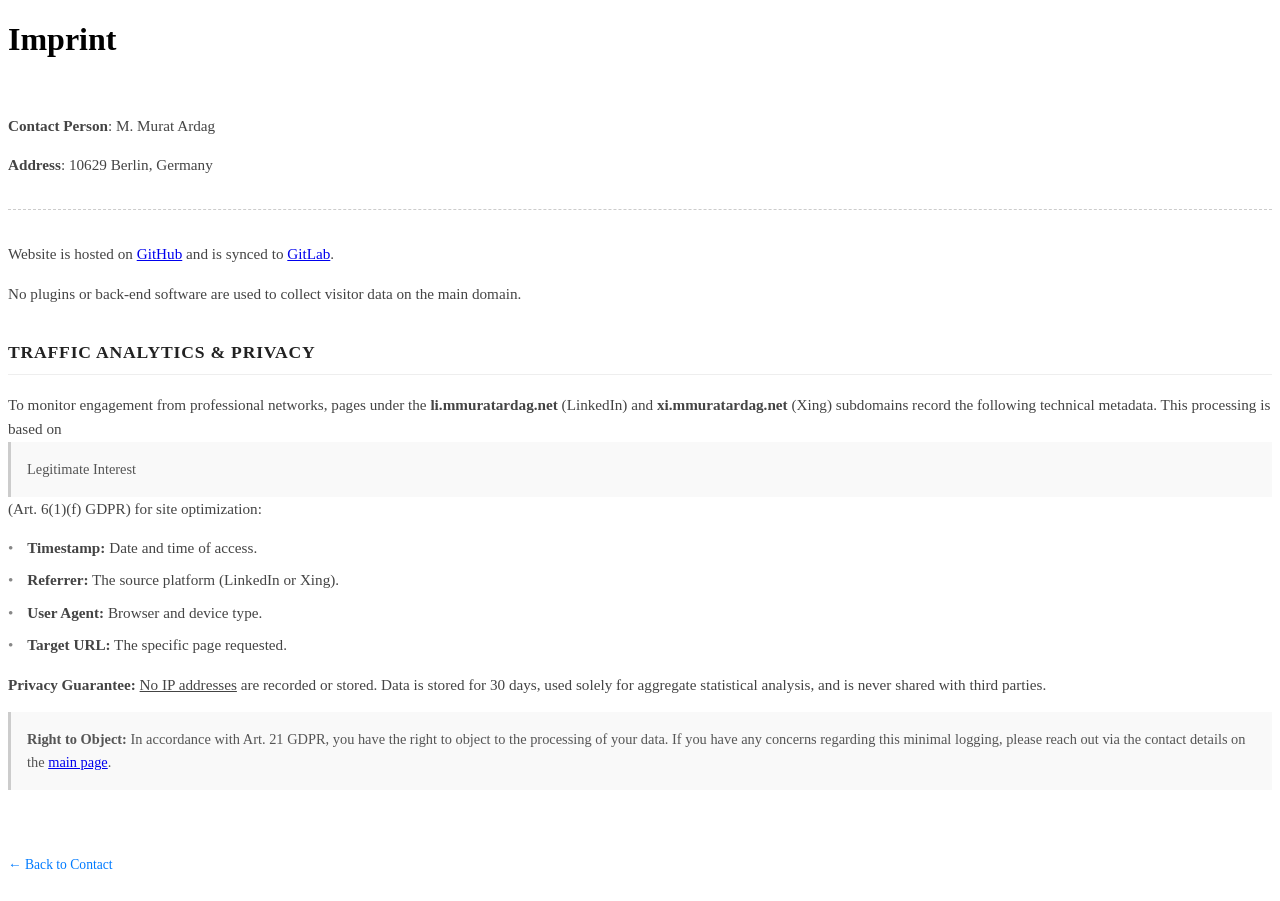
<file: imprint.html>
<!DOCTYPE html>
<html lang="en">
<head>
    <meta charset="utf-8">
    <meta name="viewport" content="width=device-width, initial-scale=1.0">
    <title>Imprint & Privacy | M. Murat Ardag, Ph.D.</title>
    <link rel="stylesheet" href="https://cdnjs.cloudflare.com/ajax/libs/font-awesome/6.0.0/css/all.min.css">
    <link rel="stylesheet" href="style_i.css">
</head>
<body>
    <div class="contact-container">
        <h1>Imprint</h1>
        
        <div class="disclaimer">
            <p><b>Contact Person</b>: M. Murat Ardag</p>
            <p><b>Address</b>: 10629 Berlin, Germany</p>
            
            <hr>

            <p>Website is hosted on <a href="https://github.com/mmuratardag/" target="_blank" rel="noopener">GitHub</a> and is synced to <a href="https://gitlab.com/mmuratardag/" target="_blank" rel="noopener">GitLab</a>.</p>
            <p>No plugins or back-end software are used to collect visitor data on the main domain.</p>

            <h3>Traffic Analytics & Privacy</h3>
            <p>To monitor engagement from professional networks, pages under the <strong>li.mmuratardag.net</strong> (LinkedIn) and <strong>xi.mmuratardag.net</strong> (Xing) subdomains record the following technical metadata. This processing is based on <em>Legitimate Interest</em> (Art. 6(1)(f) GDPR) for site optimization:</p>

            <ul>
                <li><strong>Timestamp:</strong> Date and time of access.</li>
                <li><strong>Referrer:</strong> The source platform (LinkedIn or Xing).</li>
                <li><strong>User Agent:</strong> Browser and device type.</li>
                <li><strong>Target URL:</strong> The specific page requested.</li>
            </ul>

            <p><strong>Privacy Guarantee:</strong> <u>No IP addresses</u> are recorded or stored. Data is stored for 30 days, used solely for aggregate statistical analysis, and is never shared with third parties.</p>

            <p><em><strong>Right to Object:</strong> In accordance with Art. 21 GDPR, you have the right to object to the processing of your data. If you have any concerns regarding this minimal logging, please reach out via the contact details on the <a href="index.html">main page</a>.</em></p>
            
            <div style="margin-top: 2rem;">
                <a href="index.html" class="back-link">← Back to Contact</a>
            </div>
        </div>
    </div>
</body>
</html>
</file>
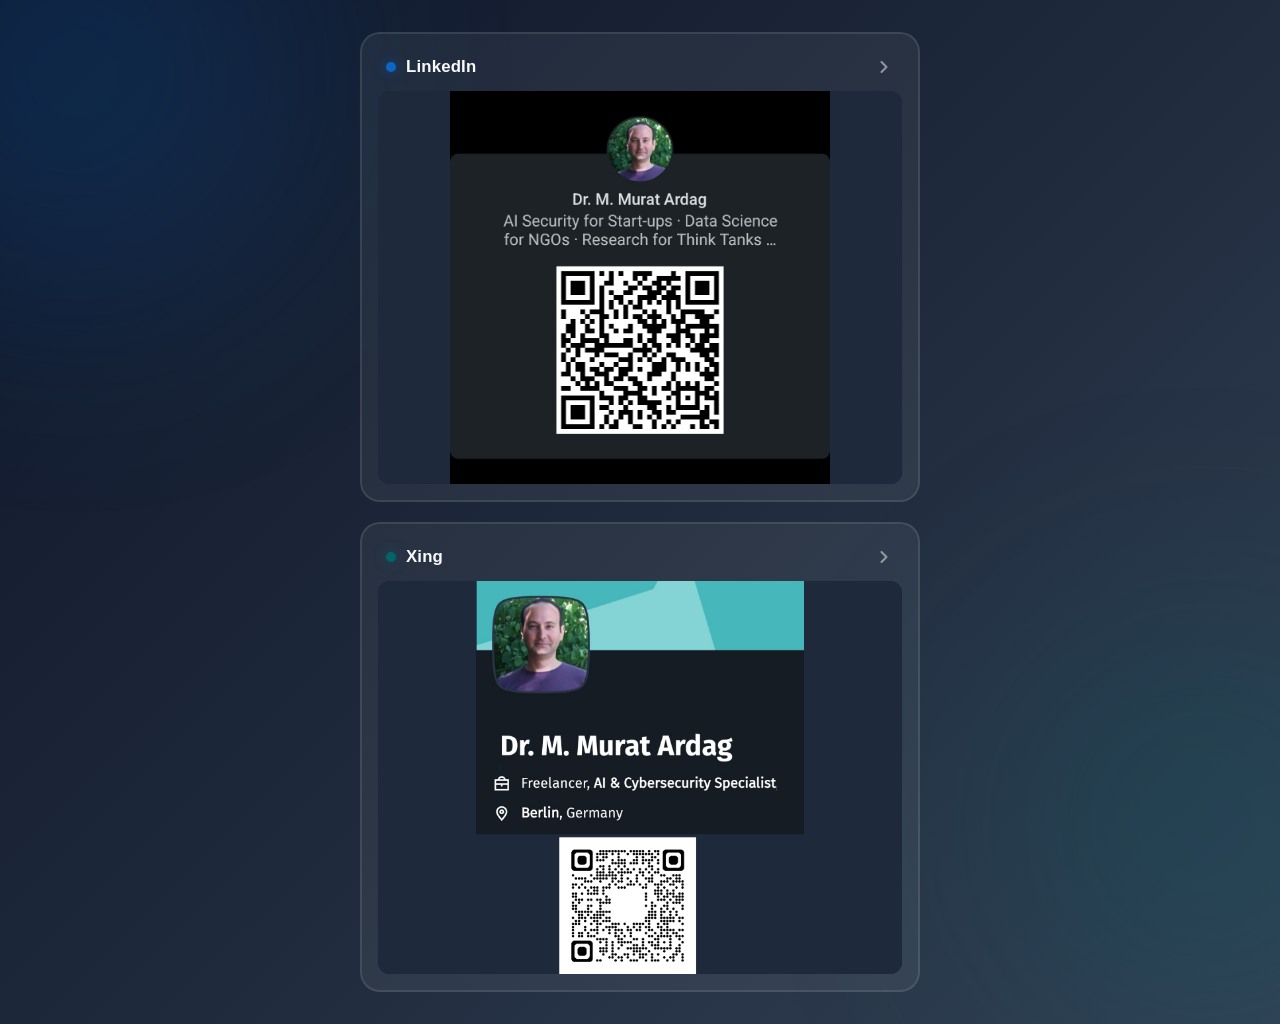
<file: qr.html>
<!DOCTYPE html>
<html lang="en">
<head>
<meta charset="UTF-8" />
<meta name="viewport" content="width=device-width, initial-scale=1.0" />
<meta name="description" content="Personal link hub — connect with Dr. M. Murat Ardag on LinkedIn and Xing." />
<title>Dr. M. Murat Ardag — QR Code Links</title>
<style>
  *,
  *::before,
  *::after {
    box-sizing: border-box;
    margin: 0;
    padding: 0;
  }

  html,
  body {
    min-height: 100%;
  }

  body {
    font-family: 'Inter', -apple-system, BlinkMacSystemFont, 'Segoe UI',
      Roboto, Oxygen, Ubuntu, Cantarell, 'Helvetica Neue', Arial, sans-serif;
    background: linear-gradient(135deg, #0f172a 0%, #1e293b 50%, #334155 100%);
    color: #f8fafc;
    min-height: 100vh;
    display: flex;
    align-items: center;
    justify-content: center;
    padding: 2rem 1rem;
    -webkit-font-smoothing: antialiased;
    -moz-osx-font-smoothing: grayscale;
    line-height: 1.5;
  }

  /* Decorative background blobs */
  body::before,
  body::after {
    content: '';
    position: fixed;
    width: 450px;
    height: 450px;
    border-radius: 50%;
    filter: blur(120px);
    opacity: 0.22;
    z-index: 0;
    pointer-events: none;
  }

  body::before {
    background: #0a66c2;
    top: -150px;
    left: -150px;
  }

  body::after {
    background: #026466;
    bottom: -150px;
    right: -150px;
  }

  .container {
    position: relative;
    z-index: 1;
    width: 100%;
    max-width: 560px;
    text-align: center;
    animation: fadeInUp 0.8s ease-out both;
  }

  @keyframes fadeInUp {
    from {
      opacity: 0;
      transform: translateY(20px);
    }
    to {
      opacity: 1;
      transform: translateY(0);
    }
  }

  /* Link cards */
  .links {
    display: flex;
    flex-direction: column;
    gap: 1.25rem;
  }

  .link-card {
    display: block;
    padding: 1rem;
    background: rgba(255, 255, 255, 0.06);
    backdrop-filter: blur(10px);
    -webkit-backdrop-filter: blur(10px);
    border: 2px solid rgba(255, 255, 255, 0.1);
    border-radius: 20px;
    color: #f8fafc;
    text-decoration: none;
    transition: transform 0.25s ease, box-shadow 0.25s ease,
      border-color 0.25s ease, background-color 0.25s ease;
    position: relative;
    overflow: hidden;
  }

  .link-card:hover,
  .link-card:focus-visible {
    transform: translateY(-4px) scale(1.01);
    background: rgba(255, 255, 255, 0.1);
    outline: none;
  }

  .link-card:focus-visible {
    box-shadow: 0 0 0 3px rgba(255, 255, 255, 0.5);
  }

  .link-card.linkedin:hover,
  .link-card.linkedin:focus-visible {
    border-color: #0a66c2;
    box-shadow: 0 15px 40px rgba(10, 102, 194, 0.4);
  }

  .link-card.xing:hover,
  .link-card.xing:focus-visible {
    border-color: #026466;
    box-shadow: 0 15px 40px rgba(2, 100, 102, 0.4);
  }

  .card-header {
    display: flex;
    align-items: center;
    justify-content: space-between;
    gap: 0.75rem;
    padding: 0.25rem 0.5rem 0.75rem;
  }

  .card-label {
    display: flex;
    align-items: center;
    gap: 0.625rem;
    font-weight: 600;
    font-size: 1.05rem;
    letter-spacing: 0.01em;
  }

  .brand-dot {
    width: 10px;
    height: 10px;
    border-radius: 50%;
    flex-shrink: 0;
  }

  .linkedin .brand-dot {
    background: #0a66c2;
    box-shadow: 0 0 12px rgba(10, 102, 194, 0.6);
  }

  .xing .brand-dot {
    background: #026466;
    box-shadow: 0 0 12px rgba(2, 100, 102, 0.6);
  }

  .arrow {
    opacity: 0.5;
    transition: transform 0.25s ease, opacity 0.25s ease;
    flex-shrink: 0;
  }

  .link-card:hover .arrow,
  .link-card:focus-visible .arrow {
    opacity: 1;
    transform: translateX(4px);
  }

  .card-image-wrap {
    width: 100%;
    border-radius: 12px;
    overflow: hidden;
    background: #1e293b;
    position: relative;
    aspect-ratio: 1 / 1;
  }

  .card-image-wrap img {
    position: absolute;
    inset: 0;
    width: 100%;
    height: 100%;
    object-fit: contain;
    display: block;
    z-index: 2;
    background: #1e293b;
  }

  /* Fallback sits behind the image; only visible if the image fails */
  .card-image-wrap .fallback {
    position: absolute;
    inset: 0;
    display: flex;
    flex-direction: column;
    align-items: center;
    justify-content: center;
    gap: 0.5rem;
    padding: 1rem;
    color: #f8fafc;
    font-weight: 600;
    text-align: center;
    z-index: 1;
  }

  .linkedin .card-image-wrap .fallback {
    background: linear-gradient(135deg, #0a66c2 0%, #084b91 100%);
  }

  .xing .card-image-wrap .fallback {
    background: linear-gradient(135deg, #026466 0%, #014344 100%);
  }

  .fallback-icon {
    font-size: 1.5rem;
    font-weight: 800;
    letter-spacing: 0.02em;
  }

  .fallback-text {
    font-size: 0.9rem;
    opacity: 0.9;
  }

  /* Footer */
  .footer {
    margin-top: 2.5rem;
    font-size: 0.8rem;
    color: #94a3b8;
  }

  /* Responsive tweaks */
  @media (min-width: 640px) {
    .card-image-wrap {
      aspect-ratio: 4 / 3;
    }
  }

  @media (prefers-reduced-motion: reduce) {
    .container,
    .link-card,
    .arrow {
      animation: none !important;
      transition: none !important;
    }
  }
</style>
</head>
<body>
  <main class="container">
    <nav class="links" aria-label="Social links">
      <a
        class="link-card linkedin"
        href="https://www.linkedin.com/in/mmuratardag/"
        target="_blank"
        rel="noopener noreferrer"
        aria-label="Open LinkedIn profile in a new tab, or scan the QR code shown"
      >
        <div class="card-header">
          <span class="card-label">
            <span class="brand-dot" aria-hidden="true"></span>
            LinkedIn
          </span>
          <svg class="arrow" width="20" height="20" viewBox="0 0 24 24" fill="none" stroke="currentColor" stroke-width="2.5" stroke-linecap="round" stroke-linejoin="round" aria-hidden="true">
            <polyline points="9 18 15 12 9 6"></polyline>
          </svg>
        </div>
        <div class="card-image-wrap">
          <div class="fallback" aria-hidden="true">
            <span class="fallback-icon">in</span>
            <span class="fallback-text">Open LinkedIn profile</span>
          </div>
          <img
            src="linkedin.jpg"
            alt="LinkedIn profile card with QR code"
            onerror="this.style.display='none'"
          />
        </div>
      </a>

      <a
        class="link-card xing"
        href="https://www.xing.com/profile/MMurat_Ardag/"
        target="_blank"
        rel="noopener noreferrer"
        aria-label="Open Xing profile in a new tab, or scan the QR code shown"
      >
        <div class="card-header">
          <span class="card-label">
            <span class="brand-dot" aria-hidden="true"></span>
            Xing
          </span>
          <svg class="arrow" width="20" height="20" viewBox="0 0 24 24" fill="none" stroke="currentColor" stroke-width="2.5" stroke-linecap="round" stroke-linejoin="round" aria-hidden="true">
            <polyline points="9 18 15 12 9 6"></polyline>
          </svg>
        </div>
        <div class="card-image-wrap">
          <div class="fallback" aria-hidden="true">
            <span class="fallback-icon">X</span>
            <span class="fallback-text">Open Xing profile</span>
          </div>
          <img
            src="xing.png"
            alt="Xing profile card with QR code"
            onerror="this.style.display='none'"
          />
        </div>
      </a>
    </nav>
  </main>

  <script>
    document.getElementById('year').textContent = new Date().getFullYear();
  </script>
</body>
</html>
</file>
<file: style_i.css>
/* Imprint & Privacy Specific Styles */

.disclaimer {
    text-align: left;
    line-height: 1.6;
    color: #444;
    font-size: 0.95rem;
    margin-top: 1.5rem;
    padding: 1rem 0;
}

.disclaimer h3 {
    font-size: 1.1rem;
    margin-top: 2rem;
    color: #222;
    border-bottom: 1px solid #eee;
    padding-bottom: 0.5rem;
    text-transform: uppercase;
    letter-spacing: 0.05rem;
}

.disclaimer hr {
    border: 0;
    border-top: 1px dashed #ccc;
    margin: 2rem 0;
}

.disclaimer ul {
    list-style-type: none; /* Cleaner look */
    padding-left: 0;
}

.disclaimer ul li {
    margin-bottom: 0.5rem;
    padding-left: 1.2rem;
    position: relative;
}

/* Adds a subtle marker to list items without bulky bullets */
.disclaimer ul li::before {
    content: "•";
    position: absolute;
    left: 0;
    color: #888;
}

/* Styling for the Right to Object section to make it look official */
.disclaimer em {
    display: block;
    background: #f9f9f9;
    padding: 1rem;
    border-left: 3px solid #ccc;
    font-style: normal;
    font-size: 0.9rem;
    color: #555;
}

/* Subtle link styling for the "Back" button */
.back-link {
    display: inline-block;
    margin-top: 2rem;
    text-decoration: none;
    font-size: 0.85rem;
    color: #007bff;
    transition: color 0.2s;
}

.back-link:hover {
    color: #0056b3;
    text-decoration: underline;
}
</file>
